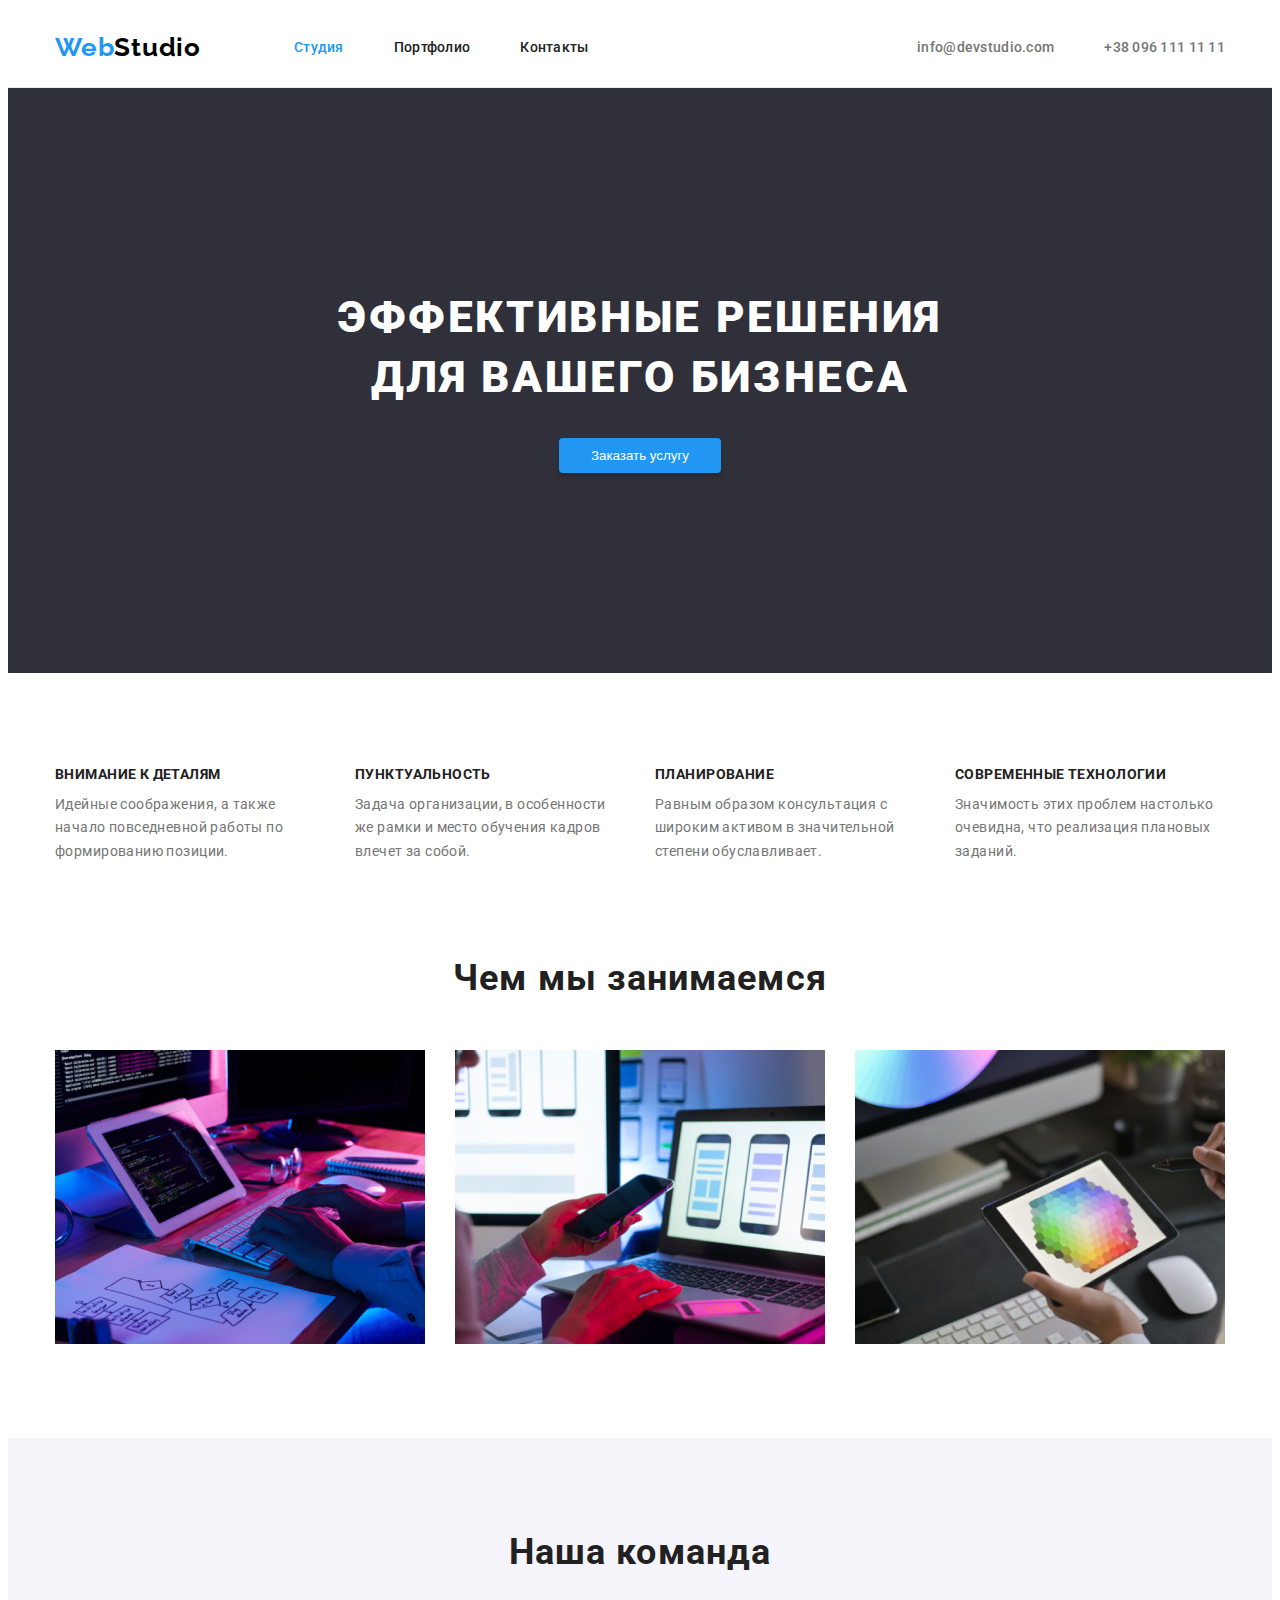
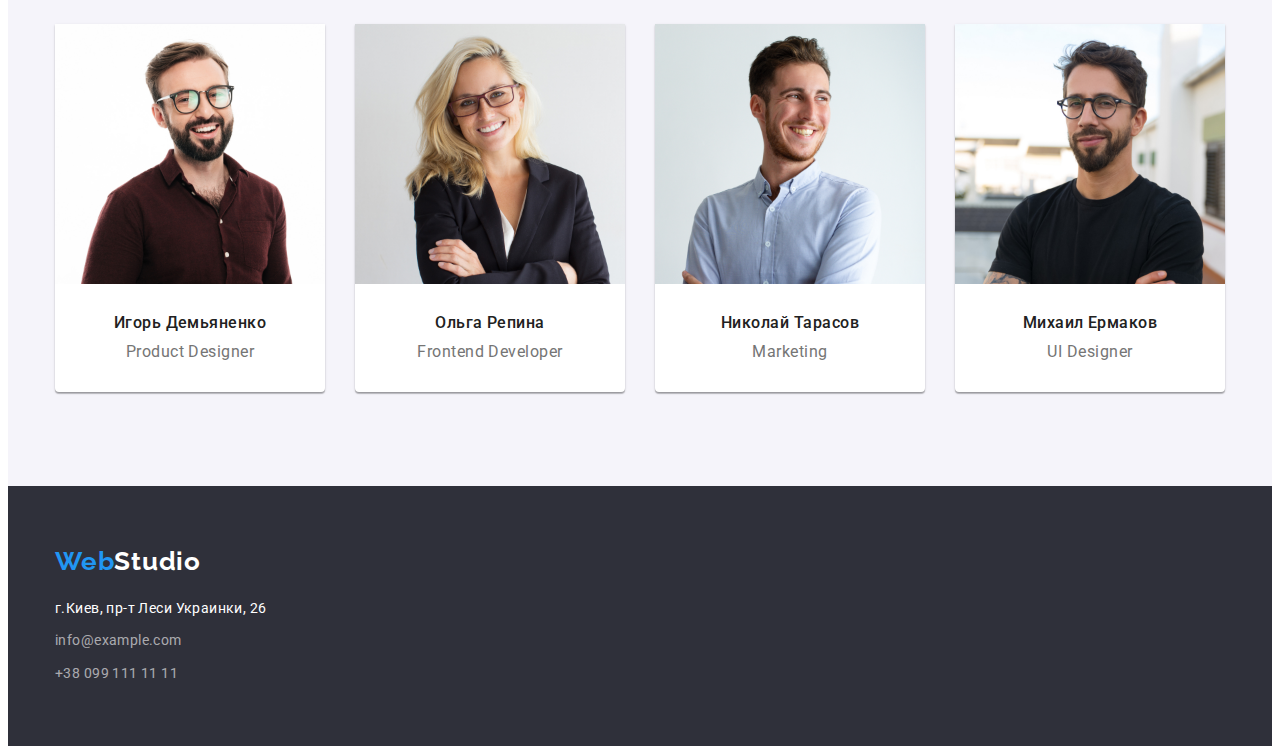
<file: index.html>
<!DOCTYPE html>
<html lang="ru">

<head>
    <meta charset="UTF-8">
    <meta http-equiv="X-UA-Compatible" content="IE=edge">
    <meta name="viewport" content="width=device-width, initial-scale=1.0">
    <link rel="preconnect" href="https://fonts.googleapis.com">
    <link rel="preconnect" href="https://fonts.gstatic.com" crossorigin>
    <link
        href="https://fonts.googleapis.com/css2?family=Raleway:wght@700&family=Roboto:wght@400;500;700;900&display=swap"
        rel="stylesheet">
    <link rel="stylesheet" href="https://cdnjs.cloudflare.com/ajax/libs/modern-normalize/1.1.0/modern-normalize.min.css" integrity="sha512-wpPYUAdjBVSE4KJnH1VR1HeZfpl1ub8YT/NKx4PuQ5NmX2tKuGu6U/JRp5y+Y8XG2tV+wKQpNHVUX03MfMFn9Q==" crossorigin="anonymous" referrerpolicy="no-referrer" />
    <link rel="stylesheet" href="./css/styles.css">
    <title>Studio</title>
</head>

<body>
    <!-- header -->
    <header class="header">
        <div class="container">
            <div class="main-nav">
                <nav class="header-nav">
                    <a class="logo" href="#">Web<span class="header-logo">Studio</span></a>
                    <ul class="header-list">
                        <li class="header-item"><a class="header-link active" href="./index.html">Cтудия</a></li>
                        <li class="header-item"><a class="header-link" href="./portfolio.html">Портфолио</a></li>
                        <li class="header-item"><a class="header-link" href="">Контакты</a></li>
                    </ul>
                </nav>
                <ul class="header-contact">
                    <li class="contact-item"><a class="contact-link" href="mailto:info@devstudio.com">info@devstudio.com</a>
                    </li>
                    <li class="contact-item"><a class="contact-link" href="tel:+380961111111">+38 096 111 11 11</a></li>
                </ul>
            </div>
        </div>
    </header>
    <!-- main -->
    <main >
        <!-- service -->
        <section class="service">
            <div class="container">
                <h1 class="service-title">
                    Эффективные решения <br> для вашего бизнеса
                </h1>
                <button class="service-btn" type="button">Заказать услугу</button>
            </div>
           </section>
        <!-- inform -->
        <section class="section">
            <div class="container">
                <h2 class="visually-hidden">Преимущества</h2>
                <ul class="inform-list">
                    <li class="inform-item">
                        <h3 class="inform-title">Внимание к деталям</h3>
                        <p class="inform-text">Идейные соображения, а также начало повседневной работы по формированию
                            позиции.</p>
                    </li>
                    <li class="inform-item">
                        <h3 class="inform-title">Пунктуальность</h3>
                        <p class="inform-text">Задача организации, в особенности же рамки и место обучения кадров влечет за
                            собой.</p>
                    </li>
                    <li class="inform-item">
                        <h3 class="inform-title">Планирование</h3>
                        <p class="inform-text">Равным образом консультация с широким активом в значительной степени
                            обуславливает.</p>
                    </li>
                    <li class="inform-item">
                        <h3 class="inform-title">Современные технологии</h3>
                        <p class="inform-text">Значимость этих проблем настолько очевидна, что реализация плановых заданий.
                        </p>
                    </li>
                </ul>
            </div>
        </section>
        <!-- process -->
        <section class="process section">
            <div class="container">
                <h2 class="subtitle">Чем мы занимаемся</h2>
                <ul class="process-list">
                    <li class="process-item"><img class="process-link" src="./images/box1.jpg" alt="чем мы занимаемся" width="370">
                    </li>
                    <li class="process-item"><img class="process-link" src="./images/box2.jpg" alt="чем мы занимаемся" width="370">
                    </li>
                    <li class="process-item"><img class="process-link" src="./images/box3.jpg" alt="чем мы занимаемся" width="370">
                    </li>
                </ul>
            </div>
        </section>
        <!-- team -->
        <section class="team section">
            <div class="container">
                <h2 class="subtitle">Наша команда</h2>
                <ul class="team-list">
                    <li class="team-item">
                        <a href="" class="team-link">
                            <img class="team-img" src="./images/autor_1.jpg" alt="автор" width="270">
                            <div class="team-wrap">
                                <h3 class="team-title">Игорь Демьяненко</h3>
                                <p class="team-text">Product Designer</p>
                            </div>
                        </a>
                    </li>
                    <li class="team-item">
                        <a href="" class="team-link">
                            <img class="team-img" src="./images/autor_2.jpg" alt="автор" width="270">
                            <div class="team-wrap">
                                <h3 class="team-title">Ольга Репина</h3>
                                <p class="team-text">Frontend Developer</p>
                            </div>
                        </a>
                    </li>
                    <li class="team-item">
                        <a href="" class="team-link">
                            <img class="team-img" src="./images/autor_3.jpg" alt="автор" width="270">
                            <div class="team-wrap">
                                <h3 class="team-title">Николай Тарасов</h3>
                                <p class="team-text">Marketing</p>
                            </div>
                        </a>
                    </li>
                    <li class="team-item">
                        <a href="" class="team-link">
                            <img class="team-img" src="./images/autor_4.jpg" alt="автор" width="270">
                            <div class="team-wrap">
                                <h3 class="team-title">Михаил Ермаков</h3>
                                <p class="team-text">UI Designer</p>
                            </div>
                        </a>
                    </li>
                </ul>
            </div>
        </section>
    </main>
    <!-- footer -->
    <footer class="footer">
        <div class="container">
            <a class="logo footer-logotip" href="#">Web<span class="footer-logo">Studio</span></a>
            <address class="footer-contact">
                <ul class="footer-list">
                    <li class="footer-item">
                        <p class="footer-text">г.Киев, пр-т Леси Украинки, 26</p>
                    </li>
                    <li class="footer-item">
                        <a class="footer-link" href="mailto:info@example.com">info@example.com</a>
                    </li>
                    <li class="footer-item">
                        <a class="footer-link" href="tel:+380991111111">+38 099 111 11 11</a>
                    </li>
                </ul>
            </address>
            </div>
    </footer>
</body>

</html>
</file>
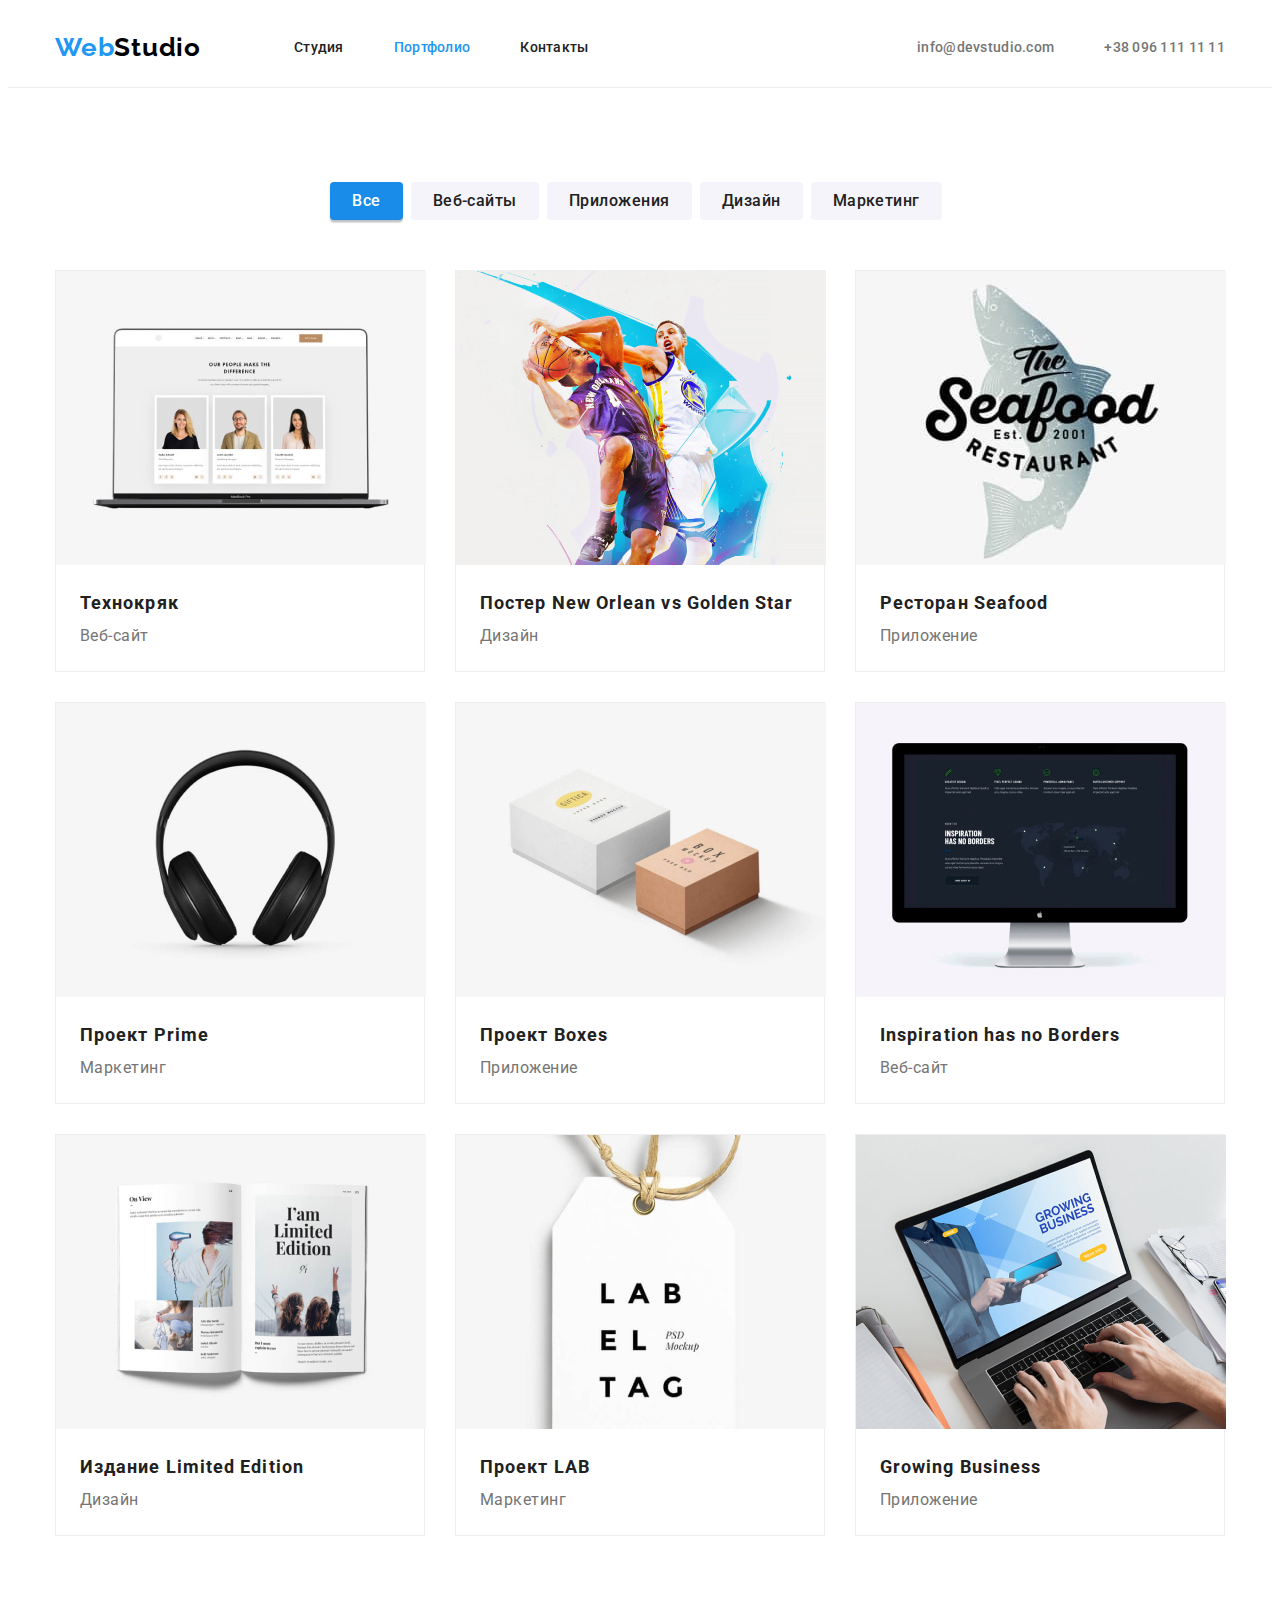
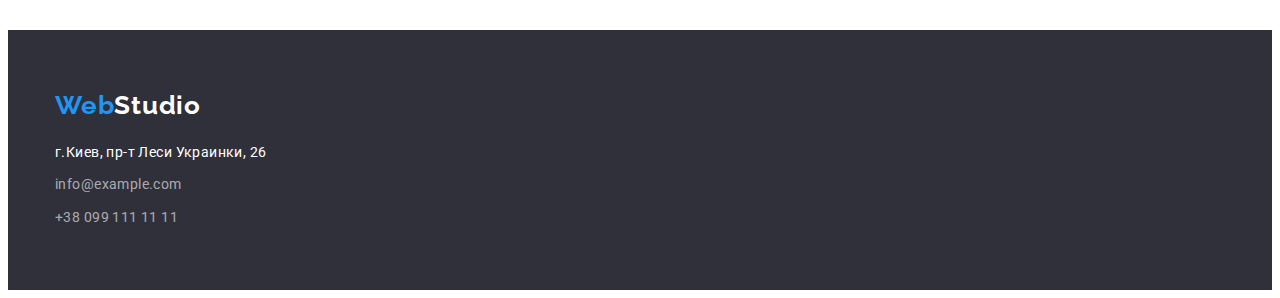
<file: portfolio.html>
<!DOCTYPE html>
<html lang="ru">

<head>
    <meta charset="UTF-8">
    <meta http-equiv="X-UA-Compatible" content="IE=edge">
    <meta name="viewport" content="width=device-width, initial-scale=1.0">
    <link rel="preconnect" href="https://fonts.googleapis.com">
    <link rel="preconnect" href="https://fonts.gstatic.com" crossorigin>
    <link
        href="https://fonts.googleapis.com/css2?family=Raleway:wght@700&family=Roboto:wght@400;500;700;900&display=swap"
        rel="stylesheet">
    <link rel="stylesheet" href="https://cdnjs.cloudflare.com/ajax/libs/modern-normalize/1.1.0/modern-normalize.min.css"
        integrity="sha512-wpPYUAdjBVSE4KJnH1VR1HeZfpl1ub8YT/NKx4PuQ5NmX2tKuGu6U/JRp5y+Y8XG2tV+wKQpNHVUX03MfMFn9Q=="
        crossorigin="anonymous" referrerpolicy="no-referrer" />
    <link rel="stylesheet" href="./css/styles.css">
    <title>Portfolio</title>
</head>

<body>
    <!-- header -->
    <header class="header">
        <div class="container">
            <div class="main-nav">
                <nav class="header-nav">
                    <a class="logo" href="#">Web<span class="header-logo">Studio</span></a>
                    <ul class="header-list">
                        <li class="header-item"><a class="header-link" href="./index.html">Cтудия</a></li>
                        <li class="header-item"><a class="header-link active" href="./portfolio.html">Портфолио</a></li>
                        <li class="header-item"><a class="header-link" href="">Контакты</a></li>
                    </ul>
                </nav>
                <ul class="header-contact">
                    <li class="contact-item"><a class="contact-link" href="mailto:info@devstudio.com">info@devstudio.com</a>
                    </li>
                    <li class="contact-item"><a class="contact-link" href="tel:+380961111111">+38 096 111 11 11</a></li>
                </ul>
            </div>
        </div>
    </header>
    <!-- main -->
    <main class="portfolio">
        <section class="section">
            <div class="container">
                <h1 class="visually-hidden">Портфолио</h1>
                <ul class="portfolio-control">
                    <li class="control-item">
                        <button class="control-btn active" type="button">Все</button>
                    </li>
                    <li class="control-item">
                        <button class="control-btn" type="button">Веб-сайты</button>
                    </li>
                    <li class="control-item">
                        <button class="control-btn" type="button">Приложения</button>
                    </li>
                    <li class="control-item">
                        <button class="control-btn" type="button">Дизайн</button>
                    </li>
                    <li class="control-item">
                        <button class="control-btn" type="button">Маркетинг</button>
                    </li>
                </ul>
                <ul class="portfolio-content">
                    <li class="content-item">
                        <a class="content-link" href="#">
                            <img class="content-img" src="./images/portfolio/tehnokrac.jpg" alt="технокряк" width="370"
                                height="294">
                            <div class="content-wrap">
                                <h2 class="content-title">Технокряк</h2>
                                <p class="content-text">Веб-сайт</p>
                            </div>
                        </a>
                    </li>
                    <li class="content-item">
                        <a class="content-link" href="#">
                            <img class="content-img" src="./images/portfolio/basketball_players.jpg" alt="постер баскетбол"
                                width="370" height="294">
                            <div class="content-wrap">
                                <h2 class="content-title">Постер New Orlean vs Golden Star</h2>
                                <p class="content-text">Дизайн</p>
                            </div>
                        </a>
                    </li>
                    <li class="content-item">
                        <a class="content-link" href="#">
                            <img class="content-img" src="./images/portfolio/seafood.jpg" alt="ресторан" width="370"
                                height="294">
                            <div class="content-wrap">
                                <h2 class="content-title">Ресторан Seafood</h2>
                                <p class="content-text">Приложение</p>
                            </div>
                        </a>
                    </li>
                    <li class="content-item">
                        <a class="content-link" href="#">
                            <img class="content-img" src="./images/portfolio/prime.jpg" alt="наушники" width="370"
                                height="294">
                            <div class="content-wrap">
                                <h2 class="content-title">Проект Prime</h2>
                                <p class="content-text">Маркетинг</p>
                            </div>
                        </a>
                    </li>
                    <li class="content-item">
                        <a class="content-link" href="#">
                            <img class="content-img" src="./images/portfolio/boxes.jpg" alt="коробки" width="370"
                                height="294">
                            <div class="content-wrap">
                                <h2 class="content-title">Проект Boxes</h2>
                                <p class="content-text">Приложение</p>
                            </div>
                        </a>
                    </li>
                    <li class="content-item">
                        <a class="content-link" href="#">
                            <img class="content-img" src="./images/portfolio/Inspiration.jpg"
                                alt="вдохновение не имеет границ" width="370" height="294">
                            <div class="content-wrap">
                                <h2 class="content-title">Inspiration has no Borders</h2>
                                <p class="content-text">Веб-сайт</p>
                            </div>
                        </a>
                    </li>
                    <li class="content-item">
                        <a class="content-link" href="#">
                            <img class="content-img" src="./images/portfolio/edition.jpg" alt="издание" width="370"
                                height="294">
                            <div class="content-wrap">
                                <h2 class="content-title">Издание Limited Edition</h2>
                                <p class="content-text">Дизайн</p>
                            </div>
                        </a>
                    </li>
                    <li class="content-item">
                        <a class="content-link" href="#">
                            <img class="content-img" src="./images/portfolio/label.jpg" alt="лейбл" width="370"
                                height="294">
                            <div class="content-wrap">
                                <h2 class="content-title">Проект LAB</h2>
                                <p class="content-text">Маркетинг</p>
                            </div>
                        </a>
                    </li>
                    <li class="content-item">
                        <a class="content-link" href="#">
                            <img class="content-img" src="./images/portfolio/laptop.jpg" alt="ноутбук" width="370"
                                height="294">
                            <div class="content-wrap">
                                <h2 class="content-title">Growing Business</h2>
                                <p class="content-text">Приложение</p>
                            </div>
                        </a>
                    </li>
                </ul>
            </div>
        </section>
    </main>
    <footer class="footer">
        <div class="container">
            <a class="logo footer-logotip" href="#">Web<span class="footer-logo">Studio</span></a>
            <address class="footer-contact">
                <ul class="footer-list">
                    <li class="footer-item">
                        <p class="footer-text">г.Киев, пр-т Леси Украинки, 26</p>
                    </li>
                    <li class="footer-item">
                        <a class="footer-link" href="mailto:info@example.com">info@example.com</a>
                    </li>
                    <li class="footer-item">
                        <a class="footer-link" href="tel:+380991111111">+38 099 111 11 11</a>
                    </li>
                </ul>
            </address>
        </div>
    </footer>
</body>

</html>
</file>
<file: css/styles.css>
/*Color*/
:root {
    --brand-color: #2F303A;
    --font-color: #F5F4FA;
    --active: #2196F3;
    --black: #000000;
    --favorit: #212121;
    --text: #757575;
    --white: #ffffff;
    --hover-btn: #188CE8;
    --header-border: #ECECEC;
}

*,
*::after,
*::before {
    box-sizing: border-box;
}

h1,
h2,
h3,
h4,
h5,
p {
    padding: 0;
    margin: 0;
}

img {
    display: block;
}

body {
    font-family: 'Roboto', sans-serif;
    font-size: 14px;
    color: var(--favorit);
    padding: 0;
}

ul {
    list-style: none;
}

a {
    text-decoration: none;
    color: var(--favorit);
}

/* container */

.container {
    width: 1200px;
    padding-left: 15px;
    padding-right: 15px;
    margin-left: auto;
    margin-right: auto;
    /* border: 2px solid tomato; */
}

/* section */

.section {
    padding-top: 94px;
    padding-bottom: 94px;
}

/* header */

.header {
    border-bottom: 1px solid var(--header-border);
    padding-top: 24px;
    padding-bottom: 24px;
}

.main-nav {
    display: flex;
    align-items: center;
}

.header-nav {
    display: flex;
    align-items: center;
}

.header-nav .logo {
    margin-right: 93px;
}

.logo {
    font-family: 'Raleway';
    font-style: normal;
    font-weight: 700;
    font-size: 26px;
    line-height: 1.19;
    text-decoration: none;
    letter-spacing: 0.03em;
    color: var(--active);
}

.header-logo {
    color: var(--black);
}

.header-list {
    display: flex;
    align-items: center;
}

.header-list .header-item + .header-item,
.header-contact .contact-item + .contact-item {
    margin-left: 50px;
}

.header-list,
.header-contact {
    padding: 0;
    margin: 0;

    font-weight: 500;
    line-height: 16px;
    letter-spacing: 0.02em;
}

.header-link.active {
    color: var(--active);
}

.header-contact {
    display: flex;
    margin-left: auto;
}

.header-link:hover,
.header-link:focus,
.contact-link:hover,
.contact-link:focus {
    color: var(--active);
    cursor: pointer;
}

.contact-link,
.contact-link {
    color: var(--text);
}

.service {
    align-items:center;
    background-color: var(--brand-color);
    padding-top: 200px;
    padding-bottom: 200px;
}

.service-title {
    font-weight: 900;
    font-size: 44px;
    line-height: 1.36;
    text-align: center;
    letter-spacing: 0.06em;
    text-transform: uppercase;
    color: var(--white);

    margin-bottom: 30px ;
}

.service-btn {
    display: block;
    margin-left: auto;
    margin-right: auto;
    padding: 10px 32px;
    border-radius: 4px;
    border: none;
    cursor: pointer;

    color: var(--white);
    background-color: var(--active);
    box-shadow: 0px 4px 4px rgba(0, 0, 0, 0.15);
    
}

.service-btn:hover {
    background-color: var(--hover-btn);
}



/* inform */

.visually-hidden {
    position: absolute;
    white-space: nowrap;
    width: 1px;
    height: 1px;
    overflow: hidden;
    border: 0;
    padding: 0;
    clip: rect(0 0 0 0);
    clip-path: inset(50%);
    margin: -1px;
}

.inform-list {
    display: flex;
    justify-content: space-between;
    padding: 0;
    margin: 0;
}

.inform-item {
    width: calc((100% - 90px) / 4);
    margin-right: 30px;
}

.inform-item:last-child {
    margin-right: 0;
}

.inform-title {
    font-family: 'Roboto';
    font-style: normal;
    font-weight: 700;
    font-size: 14px;
    line-height: 1.14;
    letter-spacing: 0.03em;
    text-transform: uppercase;

    margin-bottom: 10px;

}

.inform-text {
    line-height: 1.71;
    letter-spacing: 0.03em;
    color: var(--text);
}


/* process */

.process {
    padding-top: 0;
}

.subtitle {
    text-align: center;
    font-size: 36px;
    line-height: 1.16;
    letter-spacing: 0.03em;

    margin-bottom: 50px;
}

.process-list {
    display: flex;
    padding: 0;
    margin: 0;
}

.process-item {
    margin-right: 30px;
    width: 370px;
}
.process-item:last-child {
    margin-right: 0px;
}

/* team */

.team {
    background-color: var(--font-color);
}

.team-list {
    display: flex;
    padding: 0;
    margin: 0;
}

.team-item {
    width: calc((100% - 90px) / 4);
    margin-right: 30px;

    text-align: center;
    background: var(--white);
    box-shadow: 0px 1px 3px rgba(0, 0, 0, 0.12), 0px 1px 1px rgba(0, 0, 0, 0.14), 0px 2px 1px rgba(0, 0, 0, 0.2);
    border-radius: 0px 0px 4px 4px;
}

.team-wrap {
    padding-top: 30px;
    padding-bottom: 30px;
}

.team-item:last-child {
    margin-right: 0;
}

.team-title {
    font-weight: 500;
    font-size: 16px;
    line-height: 1.18;
    letter-spacing: 0.03em;

    margin-bottom: 10px;
}

.team-text {
    font-size: 16px;
    line-height: 1.18;
    letter-spacing: 0.03em;
    color: var(--text);
}

/* footer */


.footer {
    padding: 60px 0;
    background-color: var(--brand-color);
}

.footer-logotip {
    display: block;
    margin-bottom: 20px;
}

.footer-logo {
    color: var(--white);
    
}

.footer-item:nth-child(-n+2) {
    margin-bottom: 9px;
}

.footer-list {
    padding: 0;
    margin:0;
}

.footer-text {
    font-style: normal;
    line-height: 1.71;
    letter-spacing: 0.03em;
    color: var(--white);

}

.footer-link {
    font-style: normal;
    line-height: 1.71;
    padding-top: 9px;
    letter-spacing: 0.03em;
    color: rgba(255, 255, 255, 0.6);
    }


                    /* PORTFOLIO */

    /* main-header */
.portfolio-control {
    display: flex;
    justify-content: center;
    padding: 0;
    margin: 0;
    margin-bottom: 50px;
}

.control-item {
    margin-right: 8px;
}

.portfolio-control:last-child {
    margin-right: 0;
}

.control-btn {
    display: block;
    padding: 6px 22px;
    background: var(--font-color);
    border-radius: 4px;
    border: none;   
    font-family: 'Roboto';
    font-style: normal;
    font-weight: 500;
    font-size: 16px;
    line-height: 1.6;
    text-align: center;
    letter-spacing: 0.03em;
    cursor: pointer;
    color: var(--favorit);
}

.control-btn.active {
    background: var(--hover-btn);
    box-shadow: 0px 3px 1px rgba(0, 0, 0, 0.1), 0px 1px 2px rgba(0, 0, 0, 0.08), 0px 2px 2px rgba(0, 0, 0, 0.12);
    border-radius: 4px;
    font-family: 'Roboto';
    font-style: normal;
    font-weight: 500;
    font-size: 16px;
    line-height: 1.62;
    text-align: center;
    letter-spacing: 0.03em;
    color: var(--white);
}

.control-btn:hover,
.control-btn:focus {
    background: var(--hover-btn);
    box-shadow: 0px 3px 1px rgba(0, 0, 0, 0.1), 0px 1px 2px rgba(0, 0, 0, 0.08), 0px 2px 2px rgba(0, 0, 0, 0.12);
    border-radius: 4px;
    border: none;
    font-family: 'Roboto';
    font-style: normal;
    font-weight: 500;
    font-size: 16px;
    line-height: 1.62;
    text-align: center;
    letter-spacing: 0.03em;
    color: var(--white);
}

/* content */

.portfolio-content {
    display: flex;
    flex-wrap: wrap;
    padding: 0;
    margin: 0;
}

.content-item {
    display: block;
    width: calc((100% - 60px) / 3);
    margin-right: 30px;
    margin-bottom: 30px;

    background: var(--white);
    border: 1px solid #EEEEEE;
}

.content-item:nth-child(3n) {
    margin-right: 0;
}

.content-item:nth-child(n + 7) {
    margin-bottom: 0;
}

.content-img,
.process-link {
    display: block;
    max-width: 370px;
    height: auto;
}

.content-wrap {
    padding: 20px 24px;
}

.content-title {
    font-family: 'Roboto';
    font-style: normal;
    font-size: 18px;
    line-height: 2;
    letter-spacing: 0.06em;
    color: var(--favorit);

}

.content-text {
    font-family: 'Roboto';
    font-style: normal;
    font-size: 16px;
    line-height: 1.87;
    letter-spacing: 0.03em;
    color: var(--text);
}
</file>
